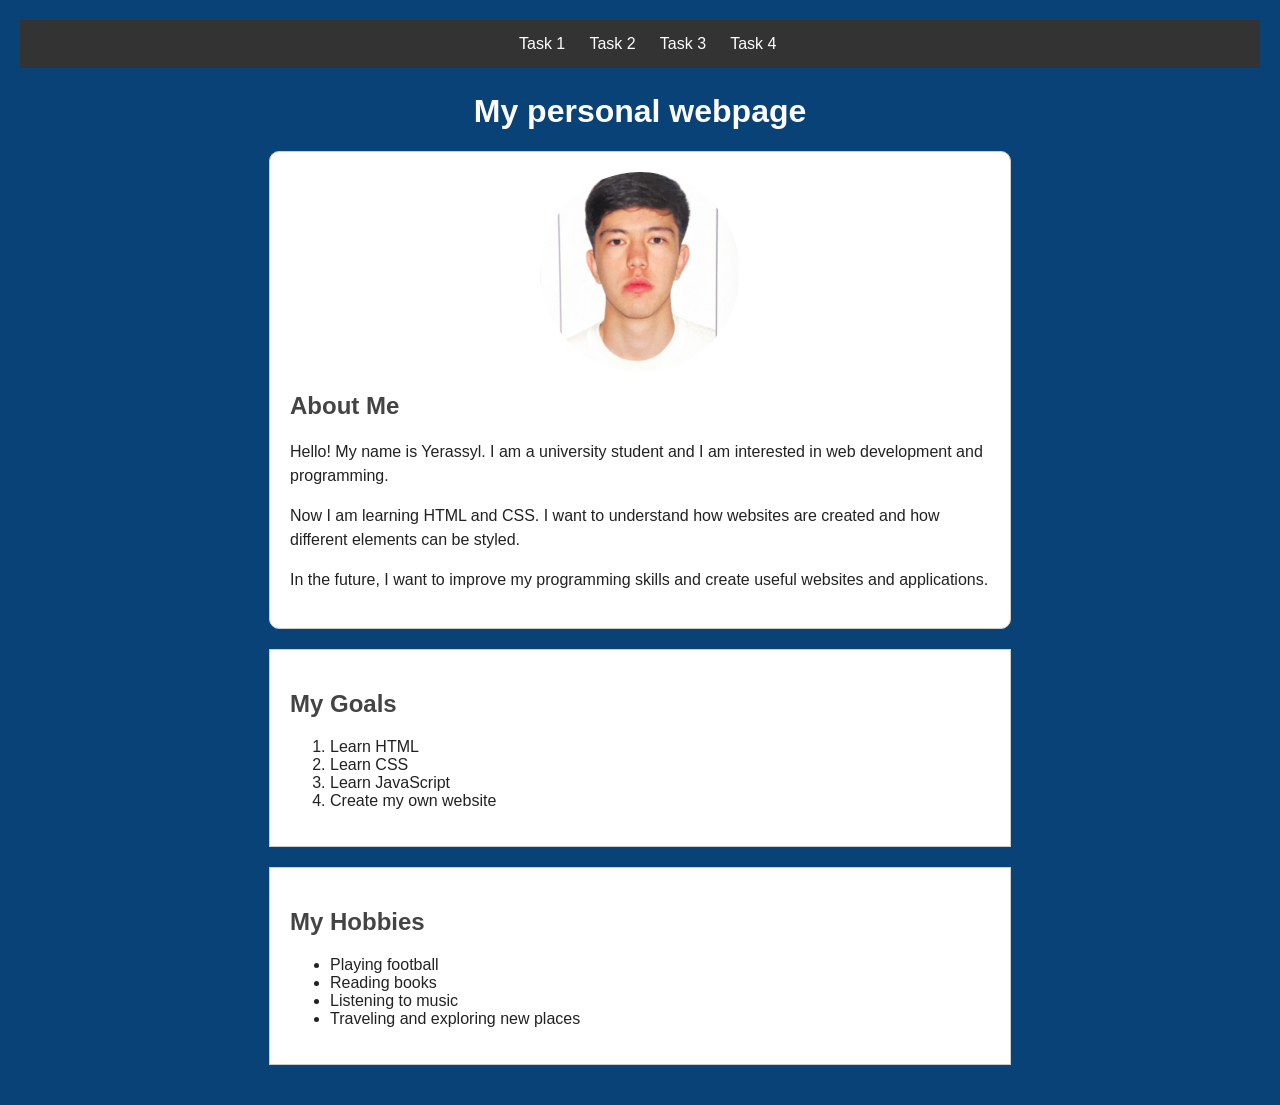
<file: index.html>
<!DOCTYPE html>
<html lang="en">
<head>
    <meta charset="UTF-8">
    <meta name="viewport" content="width=device-width, initial-scale=1.0">
    <title>Astana IT University</title>
    <link rel="stylesheet" href="styles.css">
</head>
<body>
    <nav>
        <a href="index.html">Task 1</a>
        <a href="task2/index.html">Task 2</a>
        <a href="task3/index.html">Task 3</a>
        <a href="task4/index.html">Task 4</a>
    </nav>

    <h1 id="main-title">My personal webpage</h1>
    
    <div class="profile-card">
        <img src="myphoto.jpg" alt="My profile photo">

        <h2>About Me</h2>

        <p> Hello! My name is Yerassyl. I am a university student and I am interested
            in web development and programming.</p>

        <p> Now I am learning HTML and CSS. I want to understand how websites are
            created and how different elements can be styled.
            </p>

        <p>In the future, I want to improve my programming skills and create
            useful websites and applications.
            </p>
    </div>

    <section>
        <h2>My Goals</h2>
        
        <ol>
            <li>Learn HTML</li>
            <li>Learn CSS</li>
            <li>Learn JavaScript</li>
            <li>Create my own website</li>
        </ol>
    </section>

    <section>
        <h2>My Hobbies</h2>

        <ul>
            <li>Playing football</li>
            <li>Reading books</li>
            <li>Listening to music</li>
            <li>Traveling and exploring new places</li>
        </ul>
    </section>

</body>
</html>
</file>
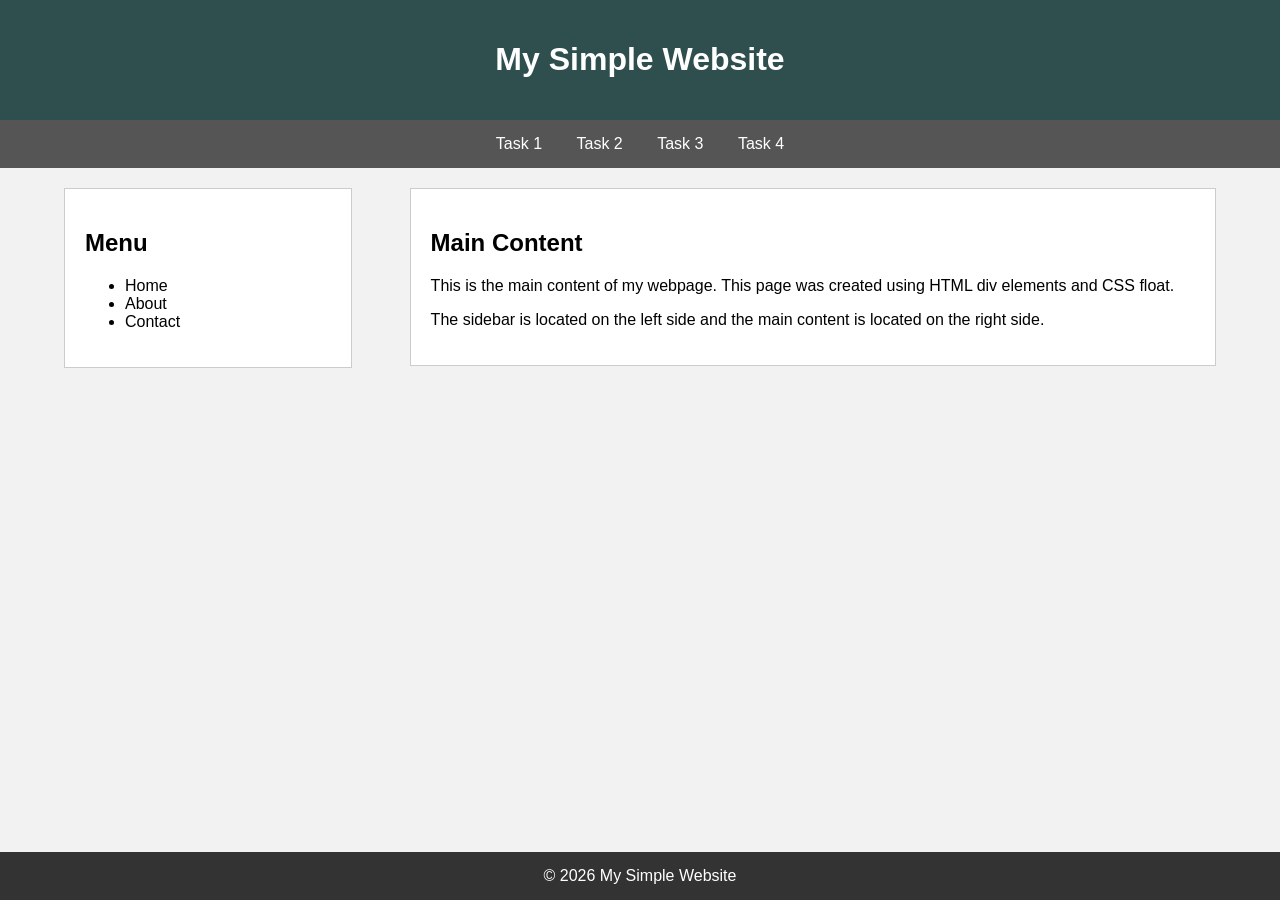
<file: task2/index.html>
<!DOCTYPE html>
<html lang="en">

<head>
    <meta charset="UTF-8">
    <meta name="viewport" content="width=device-width, initial-scale=1.0">
    <title>Layout Example</title>
    <link rel="stylesheet" href="styles.css">
</head>
<body>

    <div class="header">
        <h1>My Simple Website</h1>
    </div>

    <div class="navbar">
        <a href="../index.html">Task 1</a>
        <a href="index.html">Task 2</a>
        <a href="../task3/index.html">Task 3</a>
        <a href="../task4/index.html">Task 4</a>
    </div>

    <div class="container">

        <div class="sidebar">
            <h2>Menu</h2>

            <ul>
                <li>Home</li>
                <li>About</li>
                <li>Contact</li>
            </ul>
        </div>

        <div class="main-content">
            <h2>Main Content</h2>

            <p>
                This is the main content of my webpage.
                This page was created using HTML div elements and CSS float.
            </p>

            <p>
                The sidebar is located on the left side and the main content
                is located on the right side.
            </p>
        </div>

    </div>


    <div class="footer">
        <p>&copy; 2026 My Simple Website</p>
    </div>

</body>

</html>
</file>
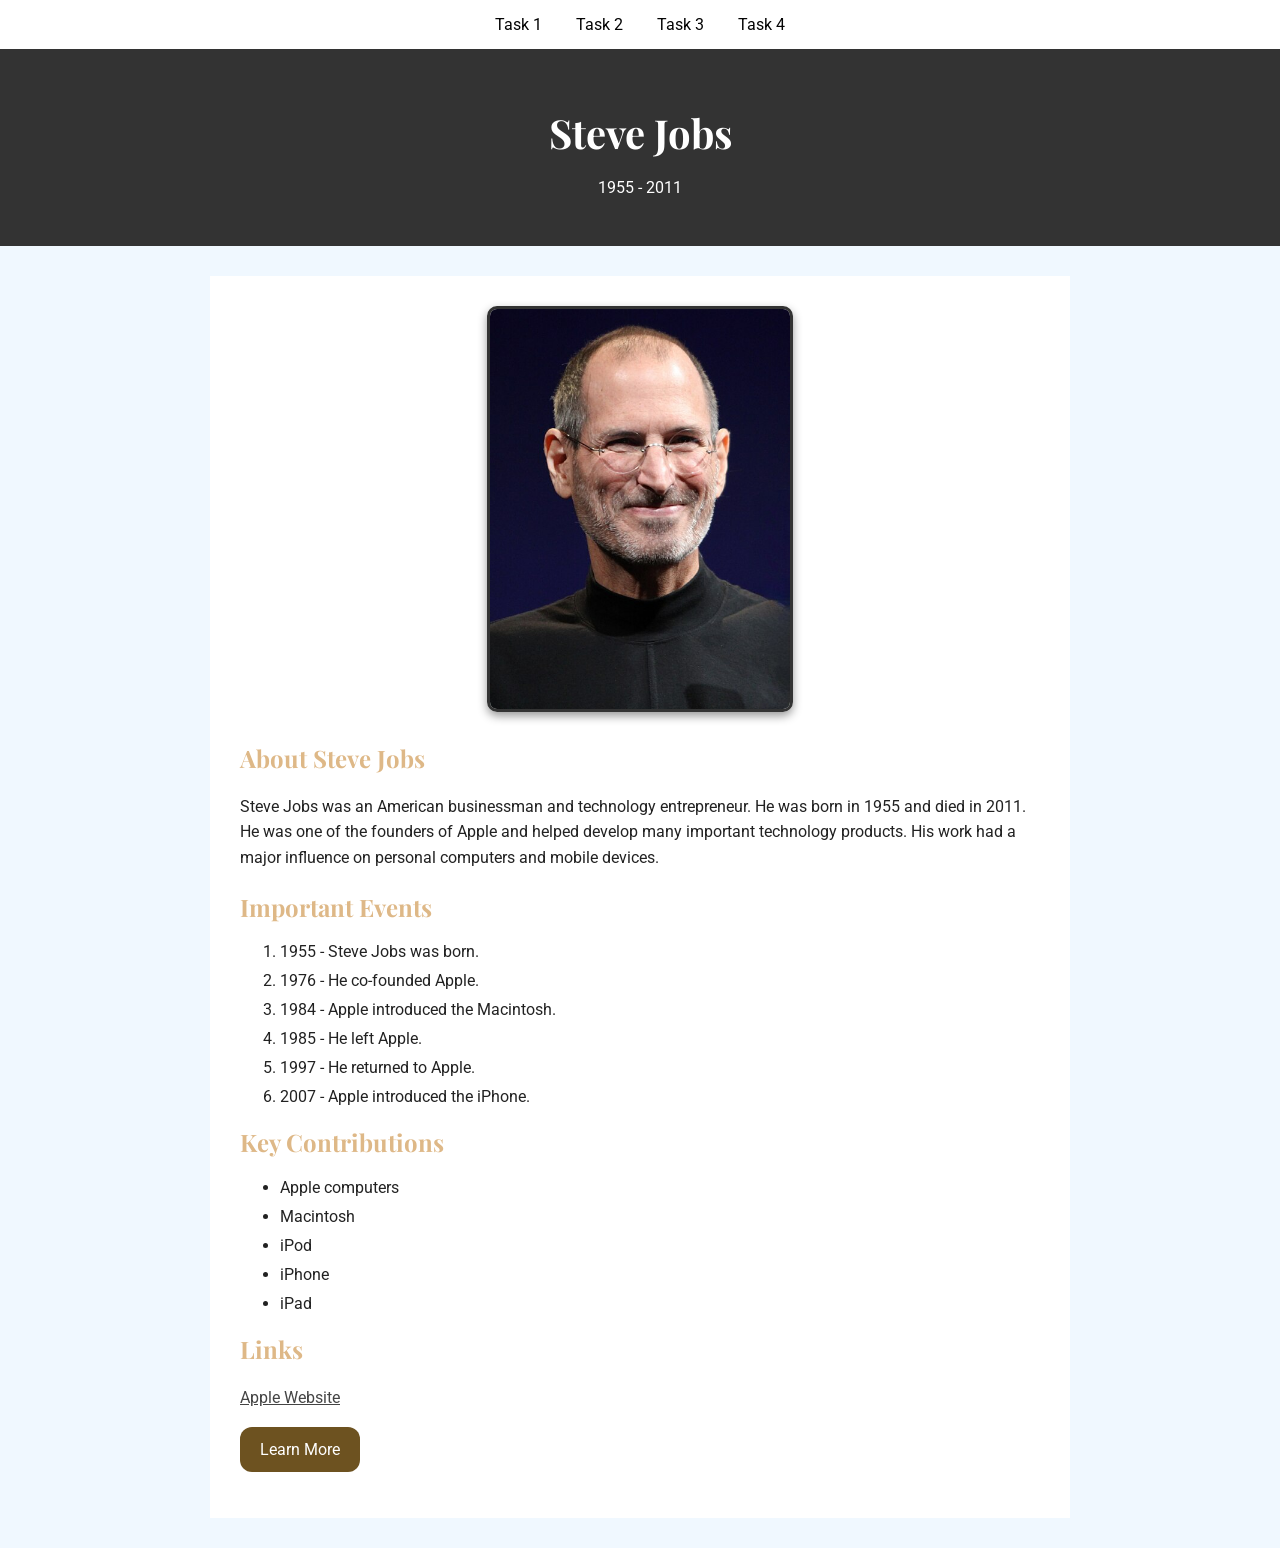
<file: task3/index.html>
<!DOCTYPE html>
<html lang="en">

<head>
    <meta charset="UTF-8">
    <meta name="viewport" content="width=device-width, initial-scale=1.0">

    <title>Steve Jobs Tribute Page</title>

    <link rel="preconnect" href="https://fonts.googleapis.com">
    <link rel="preconnect" href="https://fonts.gstatic.com" crossorigin>

    <link href="https://fonts.googleapis.com/css2?family=Roboto&family=Playfair+Display&display=swap"
          rel="stylesheet">

    <link rel="stylesheet" href="styles.css">
</head>

<body>

    <div class="navbar">
        <a href="../index.html">Task 1</a>
        <a href="../task2/index.html">Task 2</a>
        <a href="index.html">Task 3</a>
        <a href="../task4/index.html">Task 4</a>
    </div>

    <header>
        <h1>Steve Jobs</h1>
        <p>1955 - 2011</p>
    </header>

    <div class="content">

        <img class="portrait"
             src="steve-jobs.jpg"
             alt="Portrait of Steve Jobs">

        <h2>About Steve Jobs</h2>

        <p>
            Steve Jobs was an American businessman and technology entrepreneur.
            He was born in 1955 and died in 2011. He was one of the founders
            of Apple and helped develop many important technology products.
            His work had a major influence on personal computers and mobile devices.
        </p>

        <h2>Important Events</h2>

        <ol>
            <li>1955 - Steve Jobs was born.</li>
            <li>1976 - He co-founded Apple.</li>
            <li>1984 - Apple introduced the Macintosh.</li>
            <li>1985 - He left Apple.</li>
            <li>1997 - He returned to Apple.</li>
            <li>2007 - Apple introduced the iPhone.</li>
        </ol>

        <h2>Key Contributions</h2>

        <ul>
            <li>Apple computers</li>
            <li>Macintosh</li>
            <li>iPod</li>
            <li>iPhone</li>
            <li>iPad</li>
        </ul>

        <h2>Links</h2>

        <p>
            <a href="https://www.apple.com/" target="_blank">
                Apple Website
            </a>
        </p>

        <p>
            <a href="https://en.wikipedia.org/wiki/Steve_Jobs"
               target="_blank"
               class="btn">
                Learn More
            </a>
        </p>

    </div>

</body>

</html>
</file>
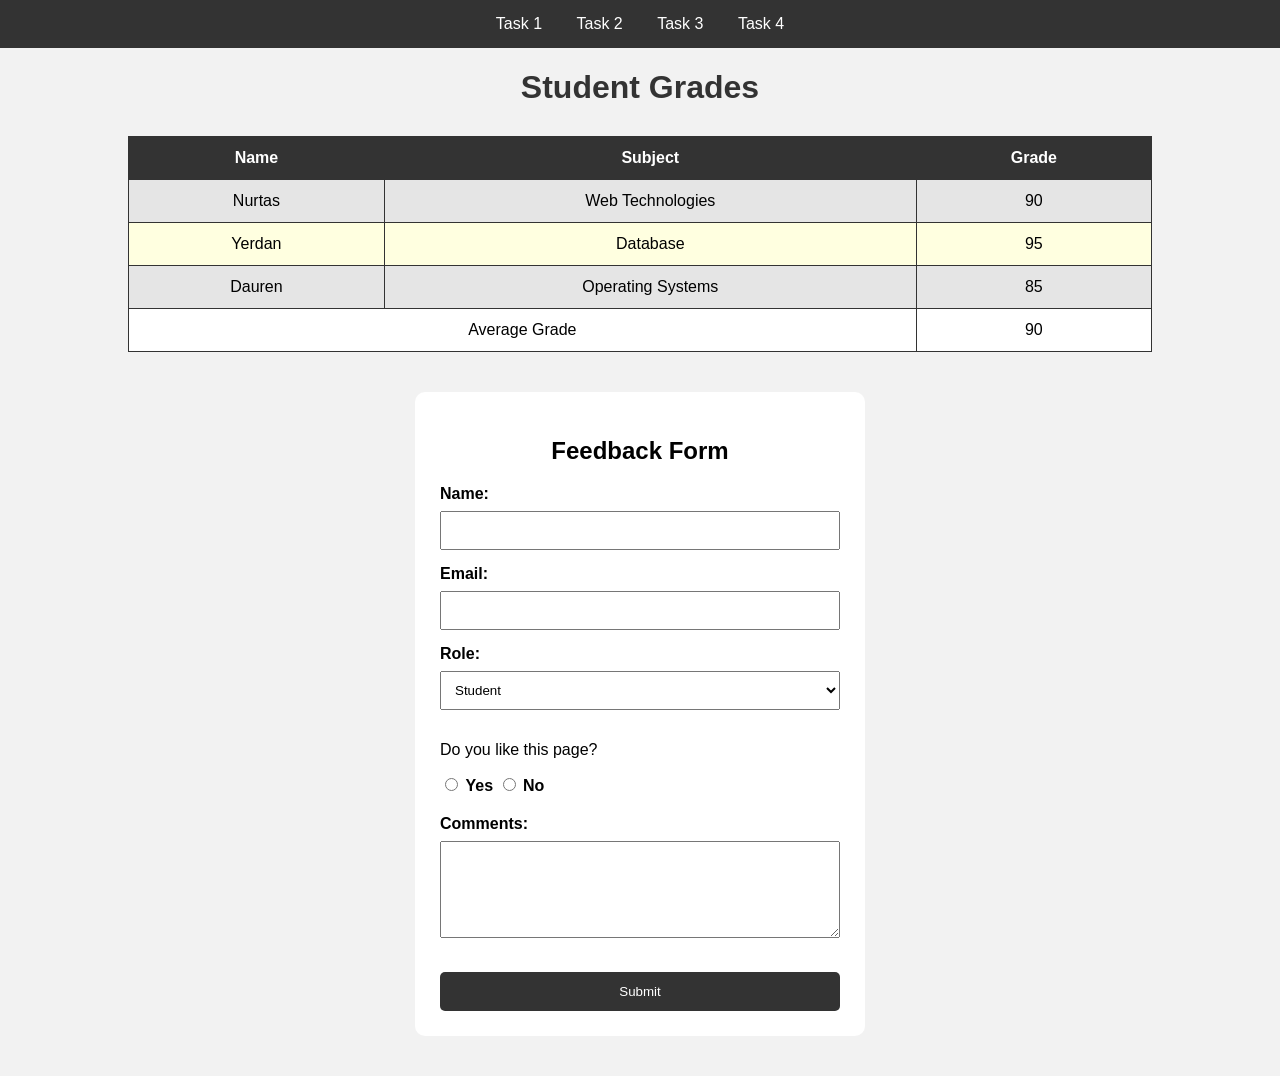
<file: task4/index.html>
<!DOCTYPE html>
<html lang="en">

<head>
    <meta charset="UTF-8">
    <meta name="viewport" content="width=device-width, initial-scale=1.0">
    <title>Task 4</title>
    <link rel="stylesheet" href="styles.css">
</head>

<body>

    <nav>
        <a href="../index.html">Task 1</a>
        <a href="../task2/index.html">Task 2</a>
        <a href="../task3/index.html">Task 3</a>
        <a href="index.html">Task 4</a>
    </nav>

    <h1 id="main-title">Student Grades</h1>

    <table>
        <tr>
            <th>Name</th>
            <th>Subject</th>
            <th>Grade</th>
        </tr>

        <tr>
            <td>Nurtas</td>
            <td>Web Technologies</td>
            <td>90</td>
        </tr>

        <tr class="highlight">
            <td>Yerdan</td>
            <td>Database</td>
            <td>95</td>
        </tr>

        <tr>
            <td>Dauren</td>
            <td>Operating Systems</td>
            <td>85</td>
        </tr>

        <tr>
            <td colspan="2">Average Grade</td>
            <td>90</td>
        </tr>
    </table>

    <div class="form-container">

        <h2>Feedback Form</h2>

        <form>

            <label for="name">Name:</label>
            <input type="text" id="name" required>

            <label for="email">Email:</label>
            <input type="email" id="email" required>

            <label for="role">Role:</label>
            <select id="role">
                <option>Student</option>
                <option>Teacher</option>
                <option>Other</option>
            </select>

            <p>Do you like this page?</p>

            <input type="radio" id="yes" name="answer">
            <label for="yes">Yes</label>

            <input type="radio" id="no" name="answer">
            <label for="no">No</label>

            <label for="comments" class="comments-label">Comments:</label>
            <textarea id="comments" rows="5"></textarea>

            <button type="submit">Submit</button>

        </form>

    </div>

</body>
</html>
</file>
<file: styles.css>
body {
    background-color: #094277;
    font-family: Arial, sans-serif;
    margin: 0;
    padding: 20px;
    color: #222;
}

nav {
    background-color: #333;
    padding: 15px;
    margin-bottom: 25px;
}

nav a {
    color: white;
    text-decoration: none;
    margin-right: 20px;
    position: relative;
    left: 40%;
    transform: translateX(-50%);
}

nav a:hover {
    color: lightblue;
}

#main-title {
    text-align: center;
    color: #fffcfc;
}

.profile-card {
    background-color: white;
    padding: 20px;
    margin: 20px auto;
    max-width: 700px;
    border: 1px solid #ccc;
    border-radius: 10px;
}

.profile-card img {
    width: 200px;
    height: 200px;
    border-radius: 50%;
    object-fit: cover;
    display: block;
    margin: 0 auto;
}

section {
    background-color: white;
    margin: 20px auto;
    padding: 20px;
    max-width: 700px;
    border: 1px solid #ccc;
}

h2 {
    color: #444;
}

p {
    font-size: 16px;
    line-height: 1.5;
}
</file>
<file: task2/styles.css>
body {
    margin: 0;
    padding: 0;
    font-family: Arial, sans-serif;
    background-color: #f2f2f2;

    min-height: 100vh;
    position: relative;
    padding-bottom: 80px;
    box-sizing: border-box;
}

.header {
    background-color: #2F4F4F;
    color: white;
    text-align: center;
    padding: 20px;
}

.navbar {
    background-color: #555;
    padding: 15px;
    text-align: center;
}

.navbar a {
    color: white;
    text-decoration: none;
    margin: 15px;
}

.navbar a:hover {
    color: lightblue;
}

.container {
    width: 90%;
    margin: 20px auto;
    overflow: hidden;
}

.sidebar {
    float: left;
    width: 25%;
    background-color: white;
    padding: 20px;
    border: 1px solid #ccc;
    box-sizing: border-box;
}

.main-content {
    float: right;
    width: 70%;
    background-color: white;
    padding: 20px;
    border: 1px solid #ccc;
    box-sizing: border-box;
}

.footer {
    clear: both;
    background-color: #333;
    color: white;
    text-align: center;
    padding: 15px;

    position: absolute;
    bottom: 0;
    left: 0;
    width: 100%;
    box-sizing: border-box;
}

.footer p {
    margin: 0;
}
</file>
<file: task3/styles.css>
body {
    margin: 0;
    background-color: #F0F8FF;
    color: #222;
    font-family: "Roboto", sans-serif;
}

.navbar {
    background-color: #ffffff;
    text-align: center;
    padding: 15px;
}

.navbar a {
    color: rgb(4, 4, 4);
    text-decoration: none;
    margin: 15px;
}

.navbar a:hover {
    color: #aaaaaa;
}

header {
    background-color: #333;
    color: white;
    text-align: center;
    padding: 30px;
}

header h1 {
    font-family: "Playfair Display", serif;
    font-size: 40px;
    margin-bottom: 5px;
}

.content {
    max-width: 800px;
    margin: 30px auto;
    padding: 30px;
    background-color: white;
}

.portrait {
    display: block;
    max-width: 300px;
    width: 100%;
    margin: 0 auto 30px;
    border-radius: 10px;
    border: 3px solid #333;
    box-shadow: 0 4px 10px #999;
}

h2 {
    font-family: "Playfair Display", serif;
    color: #DEB887;
}

p {
    font-size: 16px;
    line-height: 1.6;
}

li {
    margin: 10px 0;
}

.content a {
    color: #444;
}

.content a:hover {
    color: #777;
}

.btn {
    display: inline-block;
    background-color: #6d5220;
    color: white !important;
    padding: 10px 20px;
    text-decoration: none;
    border-radius: 12px;
}

.btn:hover {
    background-color: #555;
}
</file>
<file: task4/styles.css>
body {
    margin: 0;
    font-family: Arial, sans-serif;
    background-color: #f2f2f2;
}

nav {
    background-color: #333;
    padding: 15px;
    text-align: center;
}

nav a {
    color: white;
    text-decoration: none;
    margin: 15px;
}

nav a:hover {
    color: lightblue;
}

#main-title {
    text-align: center;
    color: #333;
}

table {
    width: 80%;
    margin: 30px auto;
    border-collapse: collapse;
    background-color: white;
}

th,
td {
    border: 1px solid #333;
    padding: 12px;
    text-align: center;
}

th {
    background-color: #333;
    color: white;
}

tr:nth-child(even) {
    background-color: #e5e5e5;
}

.highlight {
    background-color: lightyellow;
}

.form-container {
    width: 400px;
    max-width: 80%;
    margin: 40px auto;
    padding: 25px;
    background-color: white;
    border-radius: 10px;
}

.form-container h2 {
    text-align: center;
}

label {
    font-weight: bold;
}

input[type="text"],
input[type="email"],
select,
textarea {
    width: 100%;
    padding: 10px;
    margin: 8px 0 15px;
    box-sizing: border-box;
}

.comments-label {
    display: block;
    margin-top: 20px;
}

button {
    width: 100%;
    padding: 12px;
    margin-top: 15px;
    background-color: #333;
    color: white;
    border: none;
    border-radius: 5px;
    cursor: pointer;
}

button:hover {
    background-color: #555;
}
</file>
